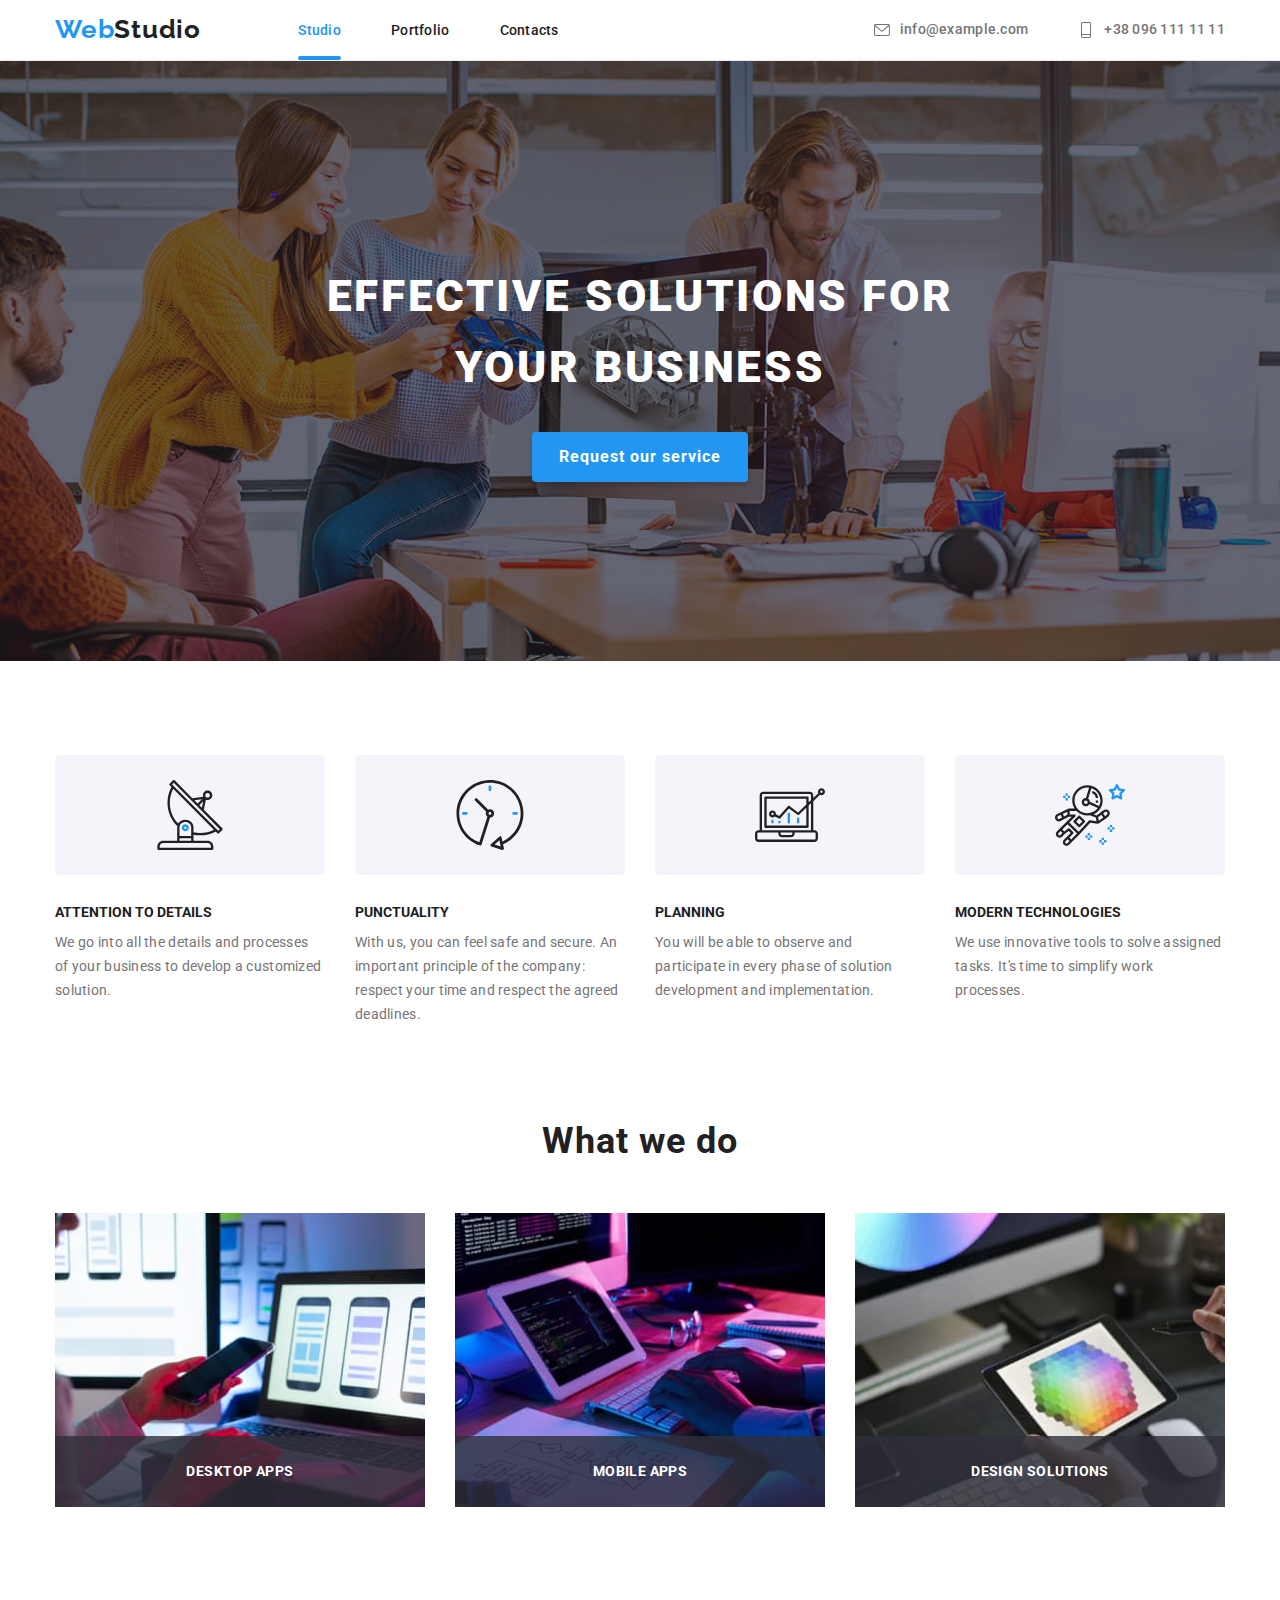
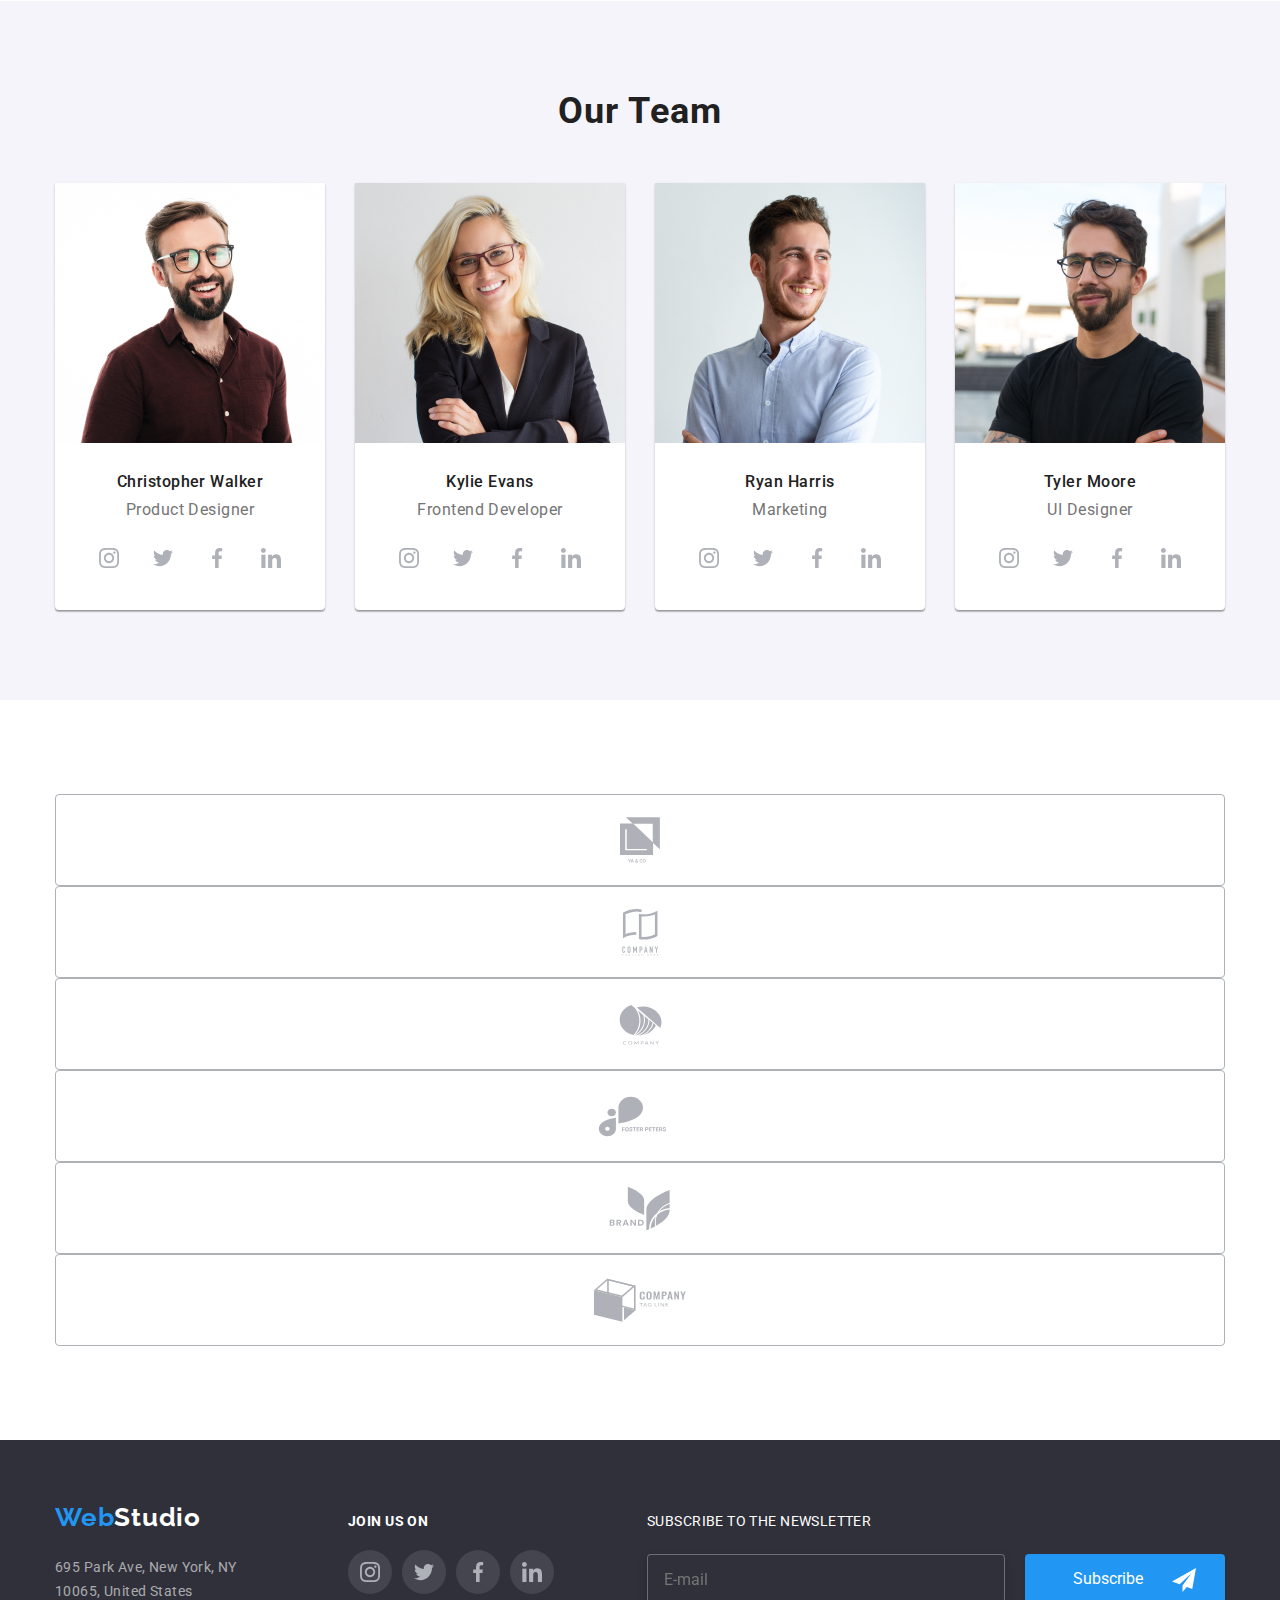
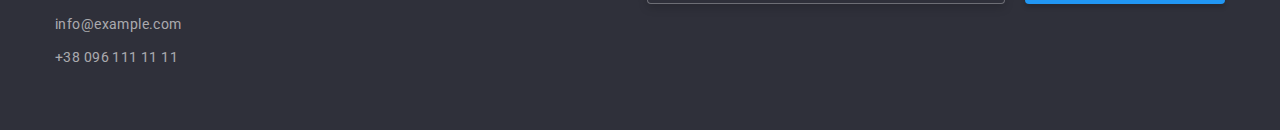
<file: index.html>
<!DOCTYPE html>
<html lang="en">
  <head>
    <meta charset="UTF-8" />
    <meta http-equiv="X-UA-Compatible" content="IE=edge" />
    <meta name="viewport" content="width=device-width, initial-scale=1.0" />
    <title>Webstudio</title>
    <link rel="preconnect" href="https://fonts.googleapis.com" />
    <link rel="preconnect" href="https://fonts.gstatic.com" crossorigin />
    <link
      href="https://fonts.googleapis.com/css2?family=Raleway:wght@700&family=Roboto:wght@400;500;700;900&display=swap"
      rel="stylesheet"
    />
    <link
      rel="stylesheet"
      href="https://cdnjs.cloudflare.com/ajax/libs/modern-normalize/1.1.0/modern-normalize.min.css"
    />
    <link rel="stylesheet" href="./css/main.min.css" />
  </head>

  <body>
    <header class="header">
      <div class="header__container container">
        <a href="./index.html" class="logo"
          ><span class="logo__span">Web</span>Studio</a
        >
        <div class="menu-container" id="menu-container" data-container>
          <nav class="site-nav">
            <ul class="site-nav__list">
              <li class="site-nav__item">
                <a
                  href="./index.html"
                  class="site-nav__link site-nav__link--current"
                  >Studio</a
                >
              </li>
              <li class="site-nav__item">
                <a href="./portfolio.html" class="site-nav__link">Portfolio</a>
              </li>
              <li class="site-nav__item">
                <a href="#" class="site-nav__link">Contacts</a>
              </li>
            </ul>
          </nav>
          <div class="menu__contact">
            <ul class="contact">
              <li class="contact__item">
                <a
                  href="mailto:info@example.com"
                  class="contact__link"
                  aria-label="email"
                >
                  <svg class="contact__icon">
                    <use href="./images/svg/icons.svg#icon-envelope"></use>
                  </svg>
                  info@example.com</a
                >
              </li>
              <li class="contact__item">
                <a
                  href="tel:+380961111111"
                  class="contact__link"
                  aria-label="phone"
                >
                  <svg class="contact__icon">
                    <use href="./images/svg/icons.svg#icon-phone"></use>
                  </svg>
                  +38 096 111 11 11</a
                >
              </li>
            </ul>
            <ul class="menu-social">
              <li class="menu-social__item">
                <a class="menu-social__link" href="./">Instagram</a>
                <span class="menu-social__line"></span>
              </li>
              <li class="menu-social__item">
                <a class="menu-social__link" href="./">Twitter</a>
                <span class="menu-social__line"></span>
              </li>
              <li class="menu-social__item">
                <a class="menu-social__link" href="./">Facebook</a>
                <span class="menu-social__line"></span>
              </li>
              <li class="menu-social__item">
                <a class="menu-social__link" href="./">Linkedin</a>
                <span class="menu-social__line menu-social__line--none"></span>
              </li>
            </ul>
          </div>
        </div>
        <button
          class="menu-btn"
          data-menu-button
          aria-expanded="false"
          aria-controls="menu-container"
        >
          <svg
            class="menu-btn__icon"
            width="40"
            height="40"
            aria-label="mobile menu button"
          >
            <use
              class="menu-btn__open js-open-menu"
              href="./images/svg/icons.svg#menu"
            ></use>
            <use
              class="menu-btn__close js-close-menu"
              href="./images/svg/icons.svg#close40"
            ></use>
          </svg>
        </button>
      </div>
    </header>

    <main>
      <section class="hero">
        <div class="hero__container container">
          <h1 class="hero__title">EFFECTIVE SOLUTIONS FOR YOUR BUSINESS</h1>
          <button class="hero__btn" type="button" data-modal-open>
            Request our service
          </button>
        </div>
      </section>

      <section class="section">
        <div class="container">
          <h2 class="hidden-title">Our Perks</h2>

          <ul class="features__list">
            <li class="features__item">
              <div class="features__icon">
                <svg width="70" height="70" aria-label="antenna icon">
                  <use href="./images/svg/icons.svg#antenna"></use>
                </svg>
              </div>

              <h3 class="features__title">ATTENTION TO DETAILS</h3>
              <p class="features__text">
                We go into all the details and processes of your business to
                develop a customized solution.
              </p>
            </li>
            <li class="features__item">
              <div class="features__icon">
                <svg width="70" height="70" aria-label="clock icon">
                  <use href="./images/svg/icons.svg#clock"></use>
                </svg>
              </div>
              <h3 class="features__title">PUNCTUALITY</h3>
              <p class="features__text">
                With us, you can feel safe and secure. An important principle of
                the company: respect your time and respect the agreed deadlines.
              </p>
            </li>
            <li class="features__item">
              <div class="features__icon">
                <svg width="70" height="70" aria-label="laptop icon">
                  <use href="./images/svg/icons.svg#laptop"></use>
                </svg>
              </div>
              <h3 class="features__title">PLANNING</h3>
              <p class="features__text">
                You will be able to observe and participate in every phase of
                solution development and implementation.
              </p>
            </li>
            <li class="features__item">
              <div class="features__icon">
                <svg width="70" height="70" aria-label="astronaut icon">
                  <use href="./images/svg/icons.svg#astronaut"></use>
                </svg>
              </div>
              <h3 class="features__title">MODERN TECHNOLOGIES</h3>
              <p class="features__text">
                We use innovative tools to solve assigned tasks. It's time to
                simplify work processes.
              </p>
            </li>
          </ul>
        </div>
      </section>

      <section class="activity">
        <div class="container">
          <h2 class="section__title">What we do</h2>
          <ul class="activity__list">
            <li class="activity__item">
              <img
                scrset="./images/desktop.jpg 1x, ./images/desktop2x 2x"
                media="screen and (min-width:1199px)"
                src="images/desktop.jpg"
                alt="desktop"
              />
              <div class="activity__overlay">
                <p>DESKTOP APPS</p>
              </div>
            </li>
            <li class="activity__item">
              <img
                scrset="./images/tablet.jpg 1x, ./images/tablet2x.jpg 2x"
                media="screen and (min-width:1199px)"
                src="images/tablet.jpg"
                alt="mobile_app"
              />
              <div class="activity__overlay">
                <p>MOBILE APPS</p>
              </div>
            </li>
            <li class="activity__item">
              <img
                scrset="./images/mobile.jpg 1x, ./images/mobile2x 2x"
                media="screen and (min-width:1199px)"
                src="images/mobile.jpg"
                alt="design_solution"
              />
              <div class="activity__overlay">
                <p>DESIGN SOLUTIONS</p>
              </div>
            </li>
          </ul>
        </div>
      </section>

      <section class="team">
        <div class="container">
          <h2 class="section__title">Our Team</h2>
          <ul class="team__list">
            <li class="team__item">
              <picture>
                <source
                  type="image/jpg"
                  srcset="
                    ./images/index/prod_des-mob.jpg    1x,
                    ./images/index/prod_des@2x-mob.jpg 2x
                  "
                  media="screen and (max-width:767px)"
                  sizes="100vw"
                />
                <source
                  type="image/jpg"
                  srcset="
                    ./images/index/prod_des-tablet.jpg    1x,
                    ./images/index/prod_des@2x-tablet.jpg 2x
                  "
                  media="screen and (max-width:1199px)"
                  sizes="(min-width: 768px) 50vw, 100vw"
                />
                <source
                  type="image/jpg"
                  srcset="
                    ./images/index/prod_des-desktop.jpg    1x,
                    ./images/index/prod_des@2x-desktop.jpg 2x
                  "
                  media="screen and (min-width:1200px)"
                  sizes="(min-width: 1200px) 25vw, 100vw"
                />
                <img
                  srcset="
                    ./images/index/prod_des-desktop.jpg 270w,
                    ./images/index/prod_des-tablet.jpg  354w,
                    ./images/index/prod_des-mob.jpg     450w
                  "
                  sizes="(min-width: 1200px) 25vw,
                                        (min-width:768px) 50vw, 100vw"
                  src="./images/index/prod_des-desktop.jpg"
                  alt="UI_des"
                />
              </picture>
              <div class="team__member-info">
                <h3 class="team__member-title">Christopher Walker</h3>
                <p class="team__member-text">Product Designer</p>
                <ul class="social-net__list">
                  <li class="social-net__item">
                    <a
                      class="social-net__link"
                      target="_blank"
                      href="https://www.instagram.com/"
                      aria-label="instagram"
                    >
                      <svg class="social-net__icon">
                        <use href="./images/svg/icons.svg#icon-instagram"></use>
                      </svg>
                    </a>
                  </li>
                  <li class="social-net__item">
                    <a
                      class="social-net__link"
                      target="_blank"
                      aria-label="twitter"
                      href=""
                    >
                      <svg class="social-net__icon">
                        <use href="./images/svg/icons.svg#icon-twitter"></use>
                      </svg>
                    </a>
                  </li>
                  <li class="social-net__item">
                    <a
                      class="social-net__link"
                      target="_balnk"
                      aria-label="facebook"
                      href=""
                    >
                      <svg class="social-net__icon">
                        <use href="./images/svg/icons.svg#icon-facebook"></use>
                      </svg>
                    </a>
                  </li>
                  <li class="social-net__item">
                    <a
                      class="social-net__link"
                      target="_blank"
                      aria-label="linkedin"
                      href=""
                    >
                      <svg class="social-net__icon">
                        <use href="./images/svg/icons.svg#icon-linkedin"></use>
                      </svg>
                    </a>
                  </li>
                </ul>
              </div>
            </li>
            <li class="team__item">
              <picture>
                <source
                  type="image/jpg"
                  srcset="
                    ./images/index/front_end-mob.jpg    1x,
                    ./images/index/front_end@2x-mob.jpg 2x
                  "
                  media="screen and (max-width:767px)"
                  sizes="100vw"
                />
                <source
                  type="image/jpg"
                  srcset="
                    ./images/index/front_end-tablet.jpg    1x,
                    ./images/index/front_end@2x-tablet.jpg 2x
                  "
                  media="screen and (max-width:1199px)"
                  sizes="(min-width: 768px) 50vw, 100vw"
                />
                <source
                  type="image/jpg"
                  srcset="
                    ./images/index/front_end-desktop.jpg    1x,
                    ./images/index/front_end@2x-desktop.jpg 2x
                  "
                  media="screen and (min-width:1200px)"
                  sizes="(min-width: 1200px) 25vw, 100vw"
                />
                <img
                  srcset="
                    ./images/index/front_end-desktop.jpg 270w,
                    ./images/index/front_end-tablet.jpg  354w,
                    ./images/index/front_end-mob.jpg     450w
                  "
                  sizes="(min-width: 1200px) 25vw,(min-width:768px) 50vw, 100vw"
                  src="./images/index/front_end-desktop.jpg"
                  alt="UI_des"
                />
              </picture>
              <div class="team__member-info">
                <h3 class="team__member-title">Kylie Evans</h3>
                <p class="team__member-text">Frontend Developer</p>
                <ul class="social-net__list">
                  <li class="social-net__item">
                    <a
                      class="social-net__link"
                      target="_blank"
                      href="https://www.instagram.com/"
                      aria-label="instagram"
                    >
                      <svg class="social-net__icon">
                        <use href="./images/svg/icons.svg#icon-instagram"></use>
                      </svg>
                    </a>
                  </li>
                  <li class="social-net__item">
                    <a
                      class="social-net__link"
                      target="_blank"
                      aria-label="twitter"
                      href=""
                    >
                      <svg class="social-net__icon">
                        <use href="./images/svg/icons.svg#icon-twitter"></use>
                      </svg>
                    </a>
                  </li>
                  <li class="social-net__item">
                    <a
                      class="social-net__link"
                      target="_balnk"
                      aria-label="facebook"
                      href=""
                    >
                      <svg class="social-net__icon">
                        <use href="./images/svg/icons.svg#icon-facebook"></use>
                      </svg>
                    </a>
                  </li>
                  <li class="social-net__item">
                    <a
                      class="social-net__link"
                      target="_blank"
                      aria-label="linkedin"
                      href=""
                    >
                      <svg class="social-net__icon">
                        <use href="./images/svg/icons.svg#icon-linkedin"></use>
                      </svg>
                    </a>
                  </li>
                </ul>
              </div>
            </li>

            <li class="team__item">
              <picture>
                <source
                  type="image/jpg"
                  srcset="
                    ./images/index/marketing-mob.jpg    1x,
                    ./images/index/marketing@2x-mob.jpg 2x
                  "
                  media="screen and (max-width:767px)"
                  sizes="100vw"
                />
                <source
                  type="image/jpg"
                  srcset="
                    ./images/index/marketing-tablet.jpg    1x,
                    ./images/index/marketing@2x-tablet.jpg 2x
                  "
                  media="screen and (max-width:1199px)"
                  sizes="(min-width: 768px) 50vw, 100vw"
                />
                <source
                  type="image/jpg"
                  srcset="
                    ./images/index/marketing-desktop.jpg    1x,
                    ./images/index/marketing@2x-desktop.jpg 2x
                  "
                  media="screen and (min-width:1200px)"
                  sizes="(min-width: 1200px) 25vw, 100vw"
                />
                <img
                  srcset="
                    ./images/index/marketing-desktop.jpg 270w,
                    ./images/index/marketing-tablet.jpg  354w,
                    ./images/index/marketing-mob.jpg     450w
                  "
                  sizes="(min-width: 1200px) 25vw,
                                      (min-width: 768px) 50vw, 100vw"
                  src="./images/index/marketing-desktop.jpg"
                  alt="UI_des"
                />
              </picture>
              <div class="team__member-info">
                <h3 class="team__member-title">Ryan Harris</h3>
                <p class="team__member-text">Marketing</p>
                <ul class="social-net__list">
                  <li class="social-net__item">
                    <a
                      class="social-net__link"
                      target="_blank"
                      href="https://www.instagram.com/"
                      aria-label="instagram"
                    >
                      <svg class="social-net__icon">
                        <use href="./images/svg/icons.svg#icon-instagram"></use>
                      </svg>
                    </a>
                  </li>
                  <li class="social-net__item">
                    <a
                      class="social-net__link"
                      target="_blank"
                      aria-label="twitter"
                      href=""
                    >
                      <svg class="social-net__icon">
                        <use href="./images/svg/icons.svg#icon-twitter"></use>
                      </svg>
                    </a>
                  </li>
                  <li class="social-net__item">
                    <a
                      class="social-net__link"
                      target="_balnk"
                      aria-label="facebook"
                      href=""
                    >
                      <svg class="social-net__icon">
                        <use href="./images/svg/icons.svg#icon-facebook"></use>
                      </svg>
                    </a>
                  </li>
                  <li class="social-net__item">
                    <a
                      class="social-net__link"
                      target="_blank"
                      aria-label="linkedin"
                      href=""
                    >
                      <svg class="social-net__icon">
                        <use href="./images/svg/icons.svg#icon-linkedin"></use>
                      </svg>
                    </a>
                  </li>
                </ul>
              </div>
            </li>
            <li class="team__item">
              <picture>
                <source
                  type="image/jpg"
                  srcset="
                    ./images/index/ui_des-mob.jpg    1x,
                    ./images/index/ui_des@2x-mob.jpg 2x
                  "
                  media="screen and (max-width:767px)"
                  sizes="100vw"
                />
                <source
                  type="image/jpg"
                  srcset="
                    ./images/index/ui_des-tablet.jpg    1x,
                    ./images/index/ui_des@2x-tablet.jpg 2x
                  "
                  media="screen and (max-width:1199px)"
                  sizes="(min-width: 768px) 50vw, 100vw"
                />
                <source
                  type="image/jpg"
                  srcset="
                    ./images/index/ui_des-desktop.jpg    1x,
                    ./images/index/ui_des@2x-desktop.jpg 2x
                  "
                  media="screen and (min-width:1200px)"
                  sizes="(min-width: 1200px) 25vw, 100vw"
                />
                <img
                  srcset="
                    ./images/index/ui_des-desktop.jpg 270w,
                    ./images/index/ui_des-tablet.jpg  354w,
                    ./images/index/ui_des-mob.jpg     450w
                  "
                  sizes="(min-width: 1200px) 25vw,
                                        (min-width:768px) 50vw, 100vw"
                  src="./images/index/ui_des-desktop.jpg"
                  alt="UI_des"
                />
              </picture>
              <div class="team__member-info">
                <h3 class="team__member-title">Tyler Moore</h3>
                <p class="team__member-text">UI Designer</p>
                <ul class="social-net__list">
                  <li class="social-net__item">
                    <a
                      class="social-net__link"
                      target="_blank"
                      href="https://www.instagram.com/"
                      aria-label="instagram"
                    >
                      <svg class="social-net__icon">
                        <use href="./images/svg/icons.svg#icon-instagram"></use>
                      </svg>
                    </a>
                  </li>
                  <li class="social-net__item">
                    <a
                      class="social-net__link"
                      target="_blank"
                      aria-label="twitter"
                      href=""
                    >
                      <svg class="social-net__icon">
                        <use href="./images/svg/icons.svg#icon-twitter"></use>
                      </svg>
                    </a>
                  </li>
                  <li class="social-net__item">
                    <a
                      class="social-net__link"
                      target="_balnk"
                      aria-label="facebook"
                      href=""
                    >
                      <svg class="social-net__icon">
                        <use href="./images/svg/icons.svg#icon-facebook"></use>
                      </svg>
                    </a>
                  </li>
                  <li class="social-net__item">
                    <a
                      class="social-net__link"
                      target="_blank"
                      aria-label="linkedin"
                      href=""
                    >
                      <svg class="social-net__icon">
                        <use href="./images/svg/icons.svg#icon-linkedin"></use>
                      </svg>
                    </a>
                  </li>
                </ul>
              </div>
            </li>
          </ul>
        </div>
      </section>

      <section class="section">
        <div class="container">
          <h2 class="hidden-title">Our Clients</h2>
          <ul class="client__list">
            <li class="client__item">
              <a class="client__link" href="" class="link">
                <svg class="client__icon" width="40" height="52">
                  <use href="./images/svg/icons.svg#icon-group1"></use>
                </svg>
              </a>
            </li>
            <li class="client__item">
              <a href="" class="client__link">
                <svg class="client__icon" width="41" height="46.7">
                  <use href="./images/svg/icons.svg#icon-group2"></use>
                </svg>
              </a>
            </li>
            <li class="client__item">
              <a href="" class="client__link">
                <svg class="client__icon" width="43" height="41">
                  <use href="./images/svg/icons.svg#icon-group3"></use>
                </svg>
              </a>
            </li>
            <li class="client__item">
              <a href="" class="client__link">
                <svg class="client__icon" width="85" height="41">
                  <use href="./images/svg/icons.svg#icon-group4"></use>
                </svg>
              </a>
            </li>
            <li class="client__item">
              <a href="" class="client__link">
                <svg class="client__icon" width="62" height="45">
                  <use href="./images/svg/icons.svg#icon-group5"></use>
                </svg>
              </a>
            </li>
            <li class="client__item">
              <a href="" class="client__link">
                <svg class="client__icon" width="94" height="44">
                  <use href="./images/svg/icons.svg#icon-group6"></use>
                </svg>
              </a>
            </li>
          </ul>
        </div>
      </section>
    </main>

    <footer class="footer">
      <div class="footer__container container">
        <div class="address__container">
          <a href="./index.html" class="footer__logo"
            ><span class="footer__logo__span">Web</span>Studio</a
          >
          <address class="address">
            <ul class="address__contact">
              <li class="address__item">
                <a
                  class="address__link"
                  href="https://goo.gl/maps/gs37guJ5S6naws7R7"
                  >695 Park Ave, New York, NY 10065, United States</a
                >
              </li>
              <li class="address__item">
                <a class="address__link" href="mailto:info@example.com"
                  >info@example.com</a
                >
              </li>
              <li class="address__item">
                <a class="address__link" href="tel:+380961111111"
                  >+38 096 111 11 11</a
                >
              </li>
            </ul>
          </address>
        </div>
        <div class="join-us">
          <h2 class="join-us__title">Join us on</h2>
          <ul class="social-net__list list">
            <li class="social-net__item">
              <a
                class="social-net__link link"
                target="_blank"
                href="https://www.instagram.com/"
                aria-label="instagram"
              >
                <svg class="social-net__icon">
                  <use href="./images/svg/icons.svg#icon-instagram"></use>
                </svg>
              </a>
            </li>
            <li class="social-net__item">
              <a
                class="social-net__link link"
                target="_blank"
                aria-label="twitter"
                href=""
              >
                <svg class="social-net__icon">
                  <use href="./images/svg/icons.svg#icon-twitter"></use>
                </svg>
              </a>
            </li>
            <li class="social-net__item">
              <a
                class="social-net__link link"
                target="_balnk"
                aria-label="facebook"
                href=""
              >
                <svg class="social-net__icon">
                  <use href="./images/svg/icons.svg#icon-facebook"></use>
                </svg>
              </a>
            </li>
            <li class="social-net__item">
              <a
                class="social-net__link link"
                target="_blank"
                aria-label="linkedin"
                href=""
              >
                <svg class="social-net__icon">
                  <use href="./images/svg/icons.svg#icon-linkedin"></use>
                </svg>
              </a>
            </li>
          </ul>
        </div>

        <form class="form-subscribe">
          <label>
            <div class="subscribe">
              <p class="subscribe__title">Subscribe to the newsletter</p>
              <div class="subscribe__input-container">
                <input
                  class="subscribe__input"
                  id="email"
                  type="email"
                  placeholder="E-mail"
                  required
                />
                <button class="subscribe__btn">
                  Subscribe
                  <svg class="subscribe__icon">
                    <use href="./images/svg/icons.svg#send"></use>
                  </svg>
                </button>
              </div>
            </div>
          </label>
        </form>
      </div>
    </footer>

    <!-- MODAL WINDOW -->

    <div class="backdrop is-hidden" backdrop>
      <div class="modal-data">
        <button class="close__btn" data-modal-close>
          <svg class="close__btn-icon">
            <use href="./images/svg/icons.svg#close"></use>
          </svg>
        </button>

        <div class="modal-form">
          <p class="modal-form__title">
            Leave your inforamtion and we'll call you back
          </p>
          <form
            class="modal-form__inputs"
            name="submit-form"
            autocomplete="on"
            validate
          >
            <label class="label">
              Your Name<br />

              <input
                class="input"
                type="text"
                name="fname-lname"
                autofocus
                required
              />
              <svg class="modal-form__icon">
                <use href="./images/svg/icons.svg#person"></use>
              </svg>
            </label>
            <label class="label">
              Phone <br />

              <input class="input" type="text" name="phone" required />
              <svg class="modal-form__icon">
                <use href="./images/svg/icons.svg#phone"></use>
              </svg>
            </label>
            <label class="label">
              Email <br />

              <input class="input" type="email" name="email" required />
              <svg class="modal-form__icon">
                <use href="./images/svg/icons.svg#email-black"></use>
              </svg>
            </label>
            <label for="comment" class="label__comment">
              Comment <br />
              <textarea
                id="comment"
                class="input__comment"
                rows="8"
                name="comment"
                placeholder="Enter the text"
              ></textarea>
            </label>

            <div class="term-cond">
              <div class="checkbox-container">
                <input class="checkbox-input" type="checkbox" name="checkbox" />
                <label class="checkbox" for="check-icon">
                  <svg class="checkbox__icon">
                    <use href="./images/svg/icons.svg#checkbox"></use>
                  </svg>
                </label>
              </div>
              <p class="agreement-text">
                I agree with all newsletter and accept the
              </p>
              <a class="agreement-text__link" href="#"> Terms and Conditions</a>
            </div>
            <button class="submit-btn" type="submit">Send</button>
          </form>
        </div>
      </div>
    </div>

    <script src="./js/modal.js"></script>
    <script src="./js/mobile-menu.js"></script>
  </body>
</html>
</file>
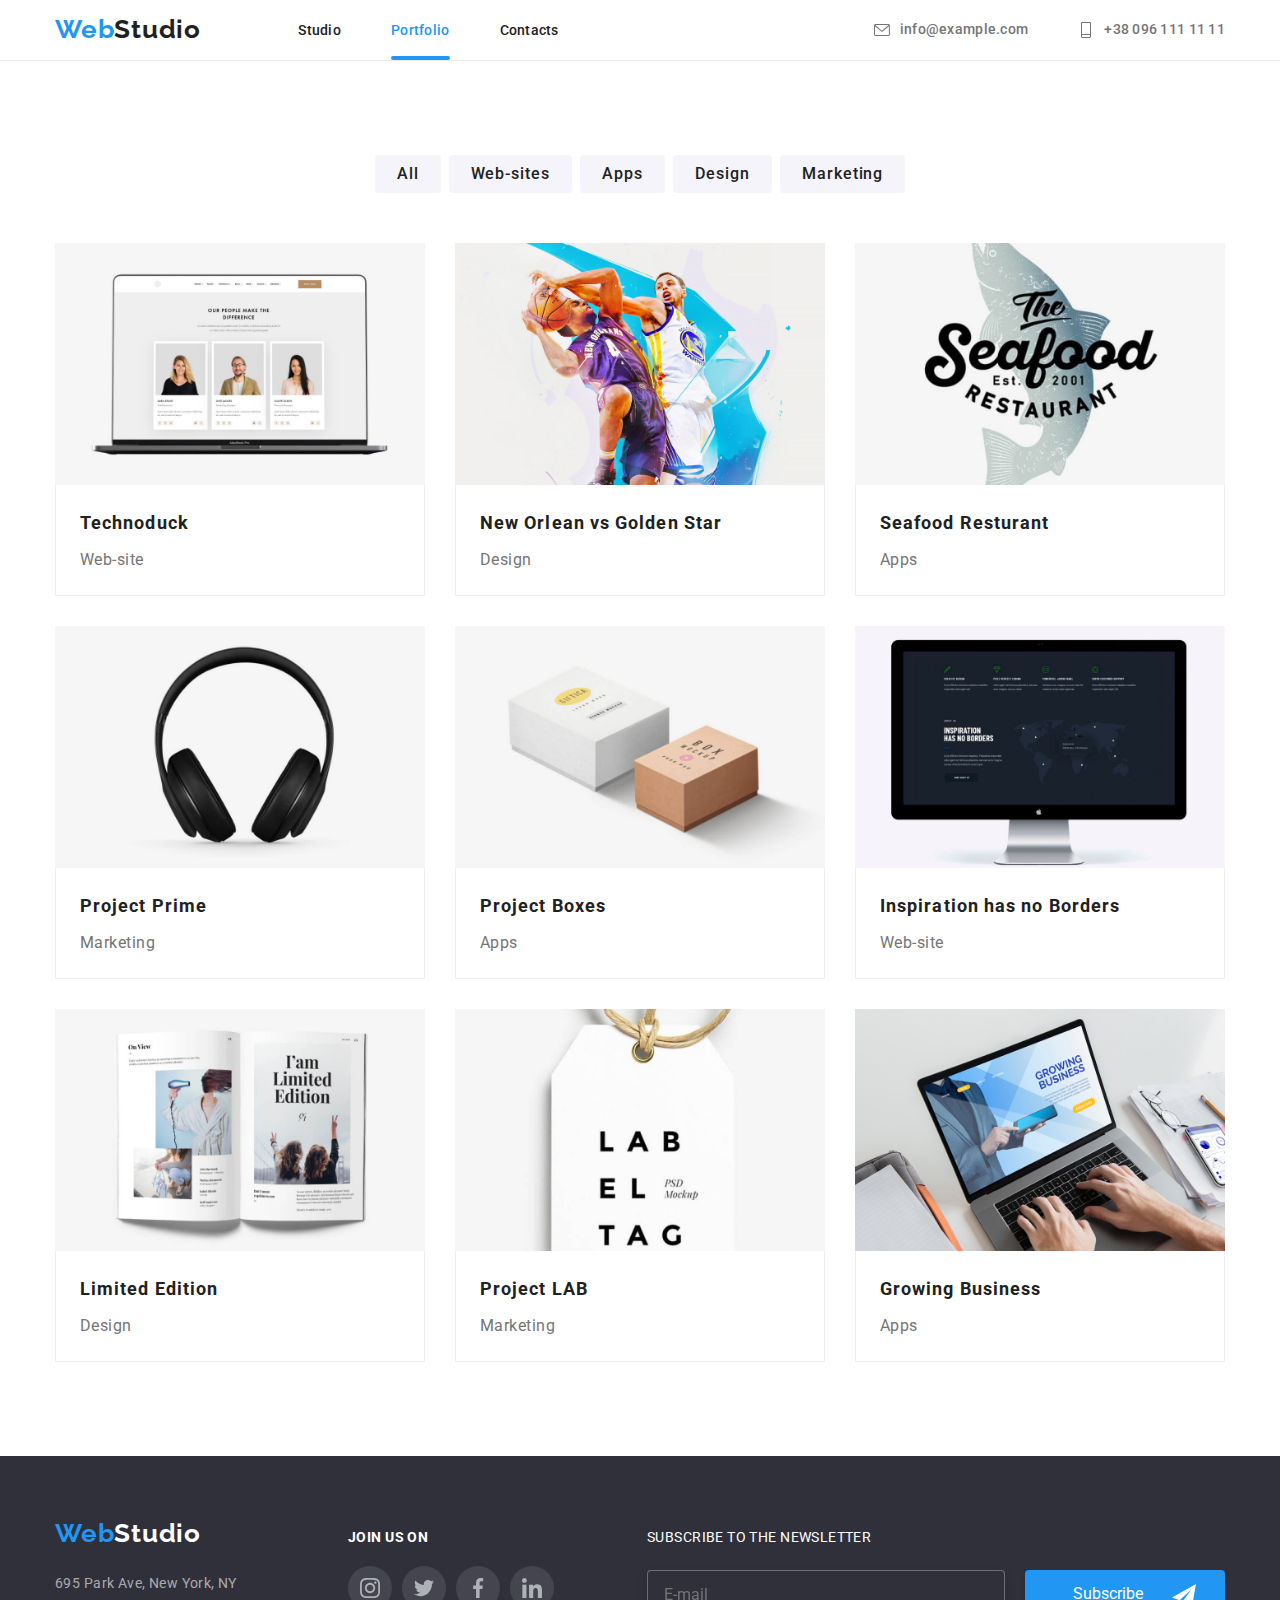
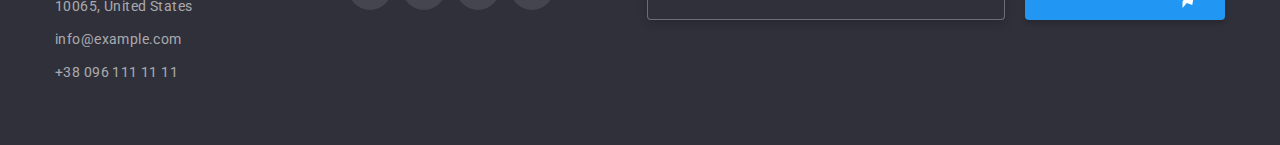
<file: portfolio.html>
<!DOCTYPE html>
<html lang="en">
  <head>
    <meta charset="UTF-8" />
    <meta http-equiv="X-UA-Compatible" content="IE=edge" />
    <meta name="viewport" content="width=device-width, initial-scale=1.0" />
    <title>WebStudio</title>
    <link rel="preconnect" href="https://fonts.googleapis.com" />
    <link rel="preconnect" href="https://fonts.gstatic.com" crossorigin />
    <link
      href="https://fonts.googleapis.com/css2?family=Raleway:wght@700&family=Roboto:wght@400;500;700;900&display=swap"
      rel="stylesheet"
    />
    <link
      rel="stylesheet"
      href="https://cdnjs.cloudflare.com/ajax/libs/modern-normalize/1.1.0/modern-normalize.min.css"
    />
    <link rel="stylesheet" href="./css/main.min.css" />
  </head>

  <body>
    <header class="header">
      <div class="header__container container">
        <a href="./index.html" class="logo"><span class="logo__span">Web</span>Studio</a>
        <div class="menu-container is-open" id="menu-container" data-container>
          <nav class="site-nav">
            <ul class="site-nav__list">
              <li class="site-nav__item">
                <a href="./index.html" class="site-nav__link ">Studio</a>
              </li>
              <li class="site-nav__item">
                <a href="./portfolio.html" class="site-nav__link site-nav__link--current">Portfolio</a>
              </li>
              <li class="site-nav__item">
                <a href="#" class="site-nav__link">Contacts</a>
              </li>
            </ul>
          </nav>
          <ul class="contact">
            <li class="contact__item">
              <a href="mailto:info@example.com" class="contact__link" aria-label="email">
                <svg class="contact__icon">
                  <use href="./images/svg/icons.svg#icon-envelope"></use>
                </svg>
                info@example.com</a>
            </li>
            <li class="contact__item">
              <a href="tel:+380961111111" class="contact__link" aria-label="phone">
                <svg class="contact__icon">
                  <use href="./images/svg/icons.svg#icon-phone"></use>
                </svg>
                +38 096 111 11 11</a>
            </li>
          </ul>
          <ul class="menu-social">
            <li class="menu-social__item">
              <a class="menu-social__link" href="./">Instagram</a>
              <span class="menu-social__line"></span>
            </li>
            <li class="menu-social__item">
              <a class="menu-social__link" href="./">Twitter</a>
              <span class="menu-social__line"></span>
            </li>
            <li class="menu-social__item">
              <a class="menu-social__link" href="./">Facebook</a>
              <span class="menu-social__line"></span>
            </li>
            <li class="menu-social__item">
              <a class="menu-social__link" href="./">Linkedin</a>
              <span class="menu-social__line menu-social__line--none"></span>
            </li>
          </ul>
        </div>
        <button class="menu-btn is-open" data-menu-button aria-expanded="false" aria-controls="menu-container">
          <svg class="menu-btn__icon" width="40" height="40" aria-label="mobile menu button">
            <use class="menu-btn__open js-open-menu" href="./images/svg/icons.svg#menu"></use>
            <use class="menu-btn__close js-close-menu" href="./images/svg/icons.svg#close40"></use>
          </svg>
        </button>
      </div>
    </header>

    <main>
      <section class="section">
        <div class="container">
          <h1 class="hidden-title">Portfolio section</h1>
          <ul class="filter__list">
            <li class="filter__item">
              <button
                class="filter__btn"
                type="button"
                onclick="filterChange('All')"
              >
                All
              </button>
            </li>
            <li class="filter__item">
              <button
                class="filter__btn"
                type="button"
                onclick="filterChange('Web-site')"
              >
                Web-sites
              </button>
            </li>
            <li class="filter__item">
              <button
                class="filter__btn"
                type="button"
                onclick="filterChange('Apps')"
              >
                Apps
              </button>
            </li>
            <li class="filter__item">
              <button
                class="filter__btn"
                type="button"
                onclick="filterChange('Design')"
              >
                Design
              </button>
            </li>
            <li class="filter__item">
              <button
                class="filter__btn"
                type="button"
                onclick="filterChange('Marketing')"
              >
                Marketing
              </button>
            </li>
          </ul>
          <ul class="card__set" id="content">
            <li class="card">
              <a class="card__link" href="#">
                <div class="card__box-relative">                  
                  <picture>                    
                    <source type="image/jpg" srcset="
                      ./images/portfolio/desk/techno@2x-desk.jpg 370w,
                      ./images/portfolio/tablet/techno@2x-tablet.jpg 354w,
                      ./images/portfolio/mobile/techno@2x-mob.jpg 450w "
                      media="screen and (min-width:768px)"
                      sizes="(min-width:1200px) 33vw, (min-width:768px) 50vw, 100vw" />
                    <img srcset="
                      ./images/portfolio/desk/techno-desk.jpg 370w,
                      ./images/portfolio/tablet/techno-tablet.jpg 354w,
                      ./images/portfolio/mobile/techno-mob.jpg 450w"
                      sizes="(min-width:1200px) 33vw, (min-width:768px) 50vw, 100vw"
                      class="card__img" src="./images/portfolio/desk/techno-desk.jpg" alt="website"  />
                  </picture>

                  
                <div class="card__overlay">
                  <p>Technoduck is a state-of-the-art coronavirus distribution platform. Companies use this platform for digital espionage
                  and attacks on competitors' secure servers,and attacks on competitors secure servers.</p>
                </div>
                </div>
                <div class="card__info">
                  <h2 class="card__title">Technoduck</h2>
                  <p>Web-site</p>
                </div>
              </a>
            </li>
            <li class="card">
              <a class="card__link" href="#">
                <div class="card__box-relative">
                  <picture>
                    <source
                    type="image/jpg"
                    srcset="
                    ./images/portfolio/desk/orlean@2x-desk.jpg 370w,
                    ./images/portfolio/tablet/orlean@2x-tablet.jpg 354w,
                    ./images/portfolio/mobile/orlean@2x-mob.jpg 450w"
                    
                    sizes="(min-width:1200px) 33vw, (min-width:768px) 50vw, 100vw"
                    />
                      <img
                        srcset="
                    ./images/portfolio/desk/orlean-desk.jpg 370w,
                    ./images/portfolio/tablet/orlean-tablet.jpg 354w,
                    ./images/portfolio/mobile/orlean-mob.jpg 450w"
                  
                    sizes="(min-width:1200px) 33vw, (min-width:768px) 50vw, 100vw"
                       class="card__img" src="./images/portfolio/desk/orlean-desk.jpg" alt="design"  />
                  </picture>
                
                <div class="card__overlay">
                  <p>Technoduck is a state-of-the-art coronavirus distribution platform. Companies use this platform for digital espionage
                  and attacks on competitors' secure servers,and attacks on competitors secure servers.</p>
                </div>
                </div>

                <div class="card__info">
                  <h2 class="card__title">New Orlean vs Golden Star</h2>
                  <p>Design</p>
                </div>
              </a>
            </li>
            <li class="card">
              <a class="card__link" href="#">
                <div class="card__box-relative">
                  <picture>
                    <source
                    type="image/jpg"
                    srcset="
                    ./images/portfolio/desk/seafood@2x-desk.jpg 370w,
                    ./images/portfolio/tablet/seafood@2x-tablet.jpg 354w,
                    ./images/portfolio/mobile/seafood@2x-mob.jpg 450w"
                    
                    sizes="(min-width:1200px) 33vw, (min-width:768px) 50vw, 100vw"
                    />
                    <img
                      srcset="
                    ./images/portfolio/desk/seafood-desk.jpg 370w,
                    ./images/portfolio/tablet/seafood-tablet.jpg 354w,
                    ./images/portfolio/mobile/seafood-mob.jpg 450w"
                  
                    sizes="(min-width:1200px) 33vw, (min-width:768px) 50vw, 100vw"
                     class="card__img" src="./images/portfolio/desk/seafood-desk.jpg" alt="seafood resturant"  />
                  </picture>
                
                <div class="card__overlay">
                  <p>Technoduck is a state-of-the-art coronavirus distribution platform. Companies use this platform for digital espionage
                  and attacks on competitors' secure servers,and attacks on competitors secure servers.</p>
                </div>
                </div>

                <div class="card__info">
                  <h2 class="card__title">Seafood Resturant</h2>
                  <p>Apps</p>
                </div>
              </a>
            </li>
            <li class="card">
              <a class="card__link" href="#">
                <div class="card__box-relative">
                  <picture>
                    <source
                    type="image/jpg"
                    srcset="
                    ./images/portfolio/desk/earmuffs@2x-desk.jpg 370w,
                    ./images/portfolio/tablet/earmuffs@2x-tablet.jpg 354w,
                    ./images/portfolio/mobile/earmuffs@2x-mob.jpg 450w "
                    
                    sizes="(min-width:1200px) 33vw, (min-width:768px) 50vw, 100vw"
                    />
                    <img
                      srcset="
                    ./images/portfolio/desk/earmuffs-desk.jpg 370w,
                    ./images/portfolio/tablet/earmuffs-tablet.jpg 354w,
                    ./images/portfolio/mobile/earmuffs-mob.jpg 450w"
                  
                    sizes="(min-width:1200px) 33vw, (min-width:768px) 50vw, 100vw"
                     class="card__img" src="./images/portfolio/desk/earmuffs-desk.jpg" alt="prime"/>
                  </picture>
                
                <div class="card__overlay">
                  <p>Technoduck is a state-of-the-art coronavirus distribution platform. Companies use this platform for digital espionage
                  and attacks on competitors' secure servers,and attacks on competitors secure servers.</p>
                </div>
                </div>
                <div class="card__info">
                  <h2 class="card__title">Project Prime</h2>
                  <p>Marketing</p>
                </div>
              </a>
            </li>
            <li class="card">
              <a class="card__link" href="#">
                <div class="card__box-relative">
                  <picture>
                    <source
                    type="image/jpg"
                    srcset="
                    ./images/portfolio/desk/boxes@2x-desk.jpg 370w,
                    ./images/portfolio/tablet/boxes@2x-tablet.jpg 354w,
                    ./images/portfolio/mobile/boxes@2x-mob.jpg 450w "
                    
                    sizes="(min-width:1200px) 33vw, (min-width:768px) 50vw, 100vw"
                    />
                    <img
                      srcset="
                    ./images/portfolio/desk/boxes-desk.jpg 370w,
                    ./images/portfolio/tablet/boxes-tablet.jpg 354w,
                    ./images/portfolio/mobile/boxes-mob.jpg 450w"
                  
                    sizes="(min-width:1200px) 33vw, (min-width:768px) 50vw, 100vw"
                     class="card__img"
                    
                    src="./images/portfolio/desk/boxes-desk.jpg"
                    alt="boxes" 
                       />
                  </picture>
                <picture>
                  
                </picture>
                <div class="card__overlay">
                  <p>Technoduck is a state-of-the-art coronavirus distribution platform. Companies use this platform for digital espionage
                  and attacks on competitors' secure servers,and attacks on competitors secure servers.</p>
                </div>
                </div>

                <div class="card__info">
                  <h2 class="card__title">Project Boxes</h2>
                  <p>Apps</p>
                </div>
              </a>
            </li>
            <li class="card">
              <a class="card__link" href="#">

                <div class="card__box-relative">
                  <picture>
                    <source
                    type="image/jpg"
                    srcset="
                    ./images/portfolio/desk/inspire@2x-desk.jpg 370w,
                    ./images/portfolio/tablet/inspire@2x-tablet.jpg 354w,
                    ./images/portfolio/mobile/inspire@2x-mob.jpg 450w  "
                    
                    sizes="(min-width:1200px) 33vw, (min-width:768px) 50vw, 100vw"
                    />
                    <img
                      srcset="
                    ./images/portfolio/desk/inspire-desk.jpg 370w,
                    ./images/portfolio/tablet/inspire-tablet.jpg 354w,
                    ./images/portfolio/mobile/inspire-mob.jpg 450w"
                  
                    sizes="(min-width:1200px) 33vw, (min-width:768px) 50vw, 100vw"
                     class="card__img" src="./images/portfolio/desk/inspire-desk.jpg" alt="inspiration" />
                  </picture>
                
                <div class="card__overlay">
                  <p>Technoduck is a state-of-the-art coronavirus distribution platform. Companies use this platform for digital espionage
                  and attacks on competitors' secure servers,and attacks on competitors secure servers.</p>
                </div>
                </div>

                <div class="card__info">
                  <h2 class="card__title">Inspiration has no Borders</h2>
                  <p>Web-site</p>
                </div>
              </a>
            </li>
            <li class="card">
              <a class="card__link" href="#">
                <div class="card__box-relative">
                  <picture>
                    <source
                    type="image/jpg"
                    srcset="
                    ./images/portfolio/desk/limedit@2x-desk.jpg 370w,
                    ./images/portfolio/tablet/limedit@2x-tablet.jpg 354w,
                    ./images/portfolio/mobile/limedit@2x-mob.jpg 450w "
                    
                    sizes="(min-width:1200px) 33vw, (min-width:768px) 50vw, 100vw"
                    />
                    <img
                      srcset="
                    ./images/portfolio/desk/limedit-desk.jpg 370w,
                    ./images/portfolio/tablet/limedit-tablet.jpg 354w,
                    ./images/portfolio/mobile/limedit-mob.jpg 450w"
                  
                    sizes="(min-width:1200px) 33vw, (min-width:768px) 50vw, 100vw"
                     class="card__img" src="./images/portfolio/desk/limedit-desk.jpg" alt="lim-edition" />
                  </picture>
                
                <div class="card__overlay">
                  <p>Technoduck is a state-of-the-art coronavirus distribution platform. Companies use this platform for digital espionage
                  and attacks on competitors' secure servers,and attacks on competitors secure servers.</p>
                </div>
                </div>
                <div class="card__info">
                  <h2 class="card__title">Limited Edition</h2>
                  <p>Design</p>
                </div>
              </a>
            </li>
            <li class="card">
              <a class="card__link" href="#">
                <div class="card__box-relative">
                  <picture>
                    <source
                    type="image/jpg"
                    srcset="
                    ./images/portfolio/desk/lab@2x-desk.jpg 370w,
                    ./images/portfolio/tablet/lab@2x-tablet.jpg 354w,
                    ./images/portfolio/mobile/lab@2x-mob.jpg 450w "
                    
                    sizes="(min-width:1200px) 33vw, (min-width:768px) 50vw, 100vw"
                    />
                    <img
                      srcset="
                    ./images/portfolio/desk/lab-desk.jpg 370w,
                    ./images/portfolio/tablet/lab-tablet.jpg 354w,
                    ./images/portfolio/mobile/lab-mob.jpg 450w"
                  
                    sizes="(min-width:1200px) 33vw, (min-width:768px) 50vw, 100vw"
                     class="card__img" src="./images/portfolio/desk/lab-desk.jpg" alt="lab" />
                  </picture>
                
                <div class="card__overlay">
                  <p>Technoduck is a state-of-the-art coronavirus distribution platform. Companies use this platform for digital espionage
                  and attacks on competitors' secure servers,and attacks on competitors secure servers.</p>
                </div>
                </div>
                <div class="card__info">
                  <h2 class="card__title">Project LAB</h2>
                  <p>Marketing</p>
                </div>
              </a>
            </li>
            <li class="card">
              <a class="card__link" href="#">
                <div class="card__box-relative">
                  <picture>
                    <source
                    type="image/jpg"
                    srcset="
                    ./images/portfolio/desk/business@2x-desk.jpg 370w,
                    ./images/portfolio/tablet/business@2x-tablet.jpg 354w,
                    ./images/portfolio/mobile/business@2x-mob.jpg 450w "
                    
                    sizes="(min-width:1200px) 33vw, (min-width:768px) 50vw, 100vw"
                    />
                    <img
                      srcset="
                    ./images/portfolio/desk/business-desk.jpg 370w,
                    ./images/portfolio/tablet/business-tablet.jpg 354w,
                    ./images/portfolio/mobile/business-mob.jpg 450w"
                  
                    sizes="(min-width:1200px) 33vw, (min-width:768px) 50vw, 100vw"
                     class="card__img" src="./images/portfolio/desk/business-desk.jpg" alt="business"/>
                  </picture>
                
                <div class="card__overlay">
                  <p>Technoduck is a state-of-the-art coronavirus distribution platform. Companies use this platform for digital espionage
                  and attacks on competitors' secure servers,and attacks on competitors secure servers.</p>
                </div>
                </div>

                <div class="card__info">
                  <h2 class="card__title">Growing Business</h2>
                  <p>Apps</p>
                </div>
              </a>
            </li>
          </ul>
        </div>
      </section>
    </main>
<footer class="footer">
  <div class="footer__container container">
    <div class="address__container">
      <a href="./index.html" class="footer__logo"><span class="footer__logo__span">Web</span>Studio</a>
      <address class="address">
        <ul class="address__contact">
          <li class="address__item">
            <a class="address__link" href="https://goo.gl/maps/gs37guJ5S6naws7R7">695 Park Ave, New York, NY 10065,
              United States</a>
          </li>
          <li class="address__item">
            <a class="address__link" href="mailto:info@example.com">info@example.com</a>
          </li>
          <li class="address__item">
            <a class="address__link" href="tel:+380961111111">+38 096 111 11 11</a>
          </li>
        </ul>
      </address>
    </div>
    <div class="join-us">
      <h2 class="join-us__title">Join us on</h2>
      <ul class="social-net__list list">
        <li class="social-net__item">
          <a class="social-net__link link" target="_blank" href="https://www.instagram.com/" aria-label="instagram">
            <svg class="social-net__icon">
              <use href="./images/svg/icons.svg#icon-instagram"></use>
            </svg>
          </a>
        </li>
        <li class="social-net__item">
          <a class="social-net__link link" target="_blank" aria-label="twitter" href="">
            <svg class="social-net__icon">
              <use href="./images/svg/icons.svg#icon-twitter"></use>
            </svg>
          </a>
        </li>
        <li class="social-net__item">
          <a class="social-net__link link" target="_balnk" aria-label="facebook" href="">
            <svg class="social-net__icon">
              <use href="./images/svg/icons.svg#icon-facebook"></use>
            </svg>
          </a>
        </li>
        <li class="social-net__item">
          <a class="social-net__link link" target="_blank" aria-label="linkedin" href="">
            <svg class="social-net__icon">
              <use href="./images/svg/icons.svg#icon-linkedin"></use>
            </svg>
          </a>
        </li>
      </ul>
    </div>

    <form class="form-subscribe">
      <label>
        <div class="subscribe">
          <p class="subscribe__title">Subscribe to the newsletter</p>
          <div class="subscribe__input-container">
            <input class="subscribe__input" id="email" type="email" placeholder="E-mail" required />
            <button class="subscribe__btn btn primary">
              Subscribe
              <svg class="subscribe__icon">
                <use href="./images/svg/icons.svg#send"></use>
              </svg>
            </button>
          </div>
        </div>
      </label>
    </form>
  </div>
</footer>
    <script>

      function filterChange(val) {
        let cards = document.querySelectorAll(".card");
        // console.log(cards);

        cards.forEach((card) => (card.style.display = ""));

        for (i = 0; i < cards.length; i++) {
          // console.log(cards[i].getElementsByTagName("p"));
          if(cards[i].getElementsByTagName("p")[1].innerText != val &&val != "All"){
            cards[i].style.display = "none";
          }
          else{
            cards[i].style.display = "flex";
          }
        }
      }
    </script>
    <script src="./js/mobile-menu.js"></script>    
  </body>
</html>
</file>
<file: css/main.min.css>
html{-webkit-box-sizing:border-box;box-sizing:border-box}*,*::before,*::after{-webkit-box-sizing:inherit;box-sizing:inherit}body{font-family:Roboto,sans-serif;color:#212121;background-color:#fff}body.modal-open{overflow:hidden}body.no-scroll{overflow:hidden}button{border:none;padding:0;margin:0;font-family:inherit;background-color:rgba(0,0,0,0);cursor:pointer;-webkit-box-shadow:none;box-shadow:none}h1,h2,h3,p,ul,li,a{list-style:none;text-decoration:none;margin:0;padding:0;display:block}.hidden-title{opacity:0;position:absolute}.section__title{margin-top:0;margin-bottom:50px;font-size:36px;font-weight:700;line-height:1.16;letter-spacing:.03em;text-align:center}img{display:block;max-width:100%;height:auto}.container{padding-left:15px;padding-right:15px;margin-right:auto;margin-left:auto}@media screen and (min-width: 480px){.container{max-width:480px}}@media screen and (min-width: 768px){.container{max-width:768px}}@media screen and (min-width: 1200px){.container{max-width:1200px}}.section{padding:60px 0}@media screen and (min-width: 1200px){.section{padding:94px 0}}.header{background-color:#fff;-webkit-box-align:center;-ms-flex-align:center;align-items:center;border-bottom:1px solid #ececec;position:relative}.header__container{display:-webkit-box;display:-ms-flexbox;display:flex;-webkit-box-pack:justify;-ms-flex-pack:justify;justify-content:space-between;-webkit-box-align:center;-ms-flex-align:center;align-items:center}.activity{padding-bottom:94px;display:none}@media screen and (min-width: 1200px){.activity{display:block}}.activity__list{display:-webkit-box;display:-ms-flexbox;display:flex;-webkit-box-pack:center;-ms-flex-pack:center;justify-content:center;-ms-flex-wrap:nowrap;flex-wrap:nowrap;gap:30px}.activity__item{position:relative}.activity__overlay{display:block;position:absolute;bottom:0;width:100%;background-color:rgba(47,48,58,.8)}.activity__overlay>p{margin:0;padding:27px 0;text-align:center;font-size:14px;font-weight:700;font-style:normal;color:#fff;line-height:1.17;letter-spacing:.03em}.features__list{display:-webkit-box;display:-ms-flexbox;display:flex;-ms-flex-wrap:wrap;flex-wrap:wrap;gap:30px}.features__item{display:-webkit-box;display:-ms-flexbox;display:flex;-webkit-box-pack:start;-ms-flex-pack:start;justify-content:flex-start;-webkit-box-align:start;-ms-flex-align:start;align-items:flex-start;-webkit-box-orient:vertical;-webkit-box-direction:normal;-ms-flex-direction:column;flex-direction:column}@media screen and (min-width: 768px){.features__item{-ms-flex-preferred-size:calc((100% - 30px)/2);flex-basis:calc((100% - 30px)/2)}}@media screen and (min-width: 1200px){.features__item{-ms-flex-preferred-size:calc((100% - 90px)/4);flex-basis:calc((100% - 90px)/4)}}.features__icon{display:-webkit-box;display:-ms-flexbox;display:flex;-webkit-box-pack:center;-ms-flex-pack:center;justify-content:center;-webkit-box-align:center;-ms-flex-align:center;align-items:center;background-color:#f5f4fa;height:120px;width:100%;border-radius:4px;margin-bottom:30px}.features__title{margin:0 0 10px;font-size:14px;line-height:1.14;text-transform:uppercase;text-align:left}.features__text{margin:0;text-align:left;font-size:14px;font-weight:400;font-style:normal;color:#757575;line-height:1.71;letter-spacing:.02em}.client{display:-webkit-box;display:-ms-flexbox;display:flex}.client__list{-ms-flex-wrap:wrap;flex-wrap:wrap;gap:30px}@media screen and (max-width: 768px){.client__item{-ms-flex-preferred-size:calc((100% - 30px)/2);flex-basis:calc((100% - 30px)/2)}}@media screen and (min-width: 768px){.client__item{-ms-flex-preferred-size:calc((100% - 60px)/3);flex-basis:calc((100% - 60px)/3)}}@media screen and (min-width: 1200px){.client__item{-ms-flex-preferred-size:calc((100% - 150px)/6);flex-basis:calc((100% - 150px)/6)}}.client__link{display:-webkit-box;display:-ms-flexbox;display:flex;-ms-flex-pack:distribute;justify-content:space-around;-webkit-box-align:center;-ms-flex-align:center;align-items:center;width:100%;height:92px;color:#afb1b8;border:1px solid #afb1b8;border-radius:4px;-webkit-transition:color 250ms cubic-bezier(0.4, 0, 0.2, 1);transition:color 250ms cubic-bezier(0.4, 0, 0.2, 1)}.client__link:hover,.client__link:focus{border-color:#2196f3;color:#2196f3}.client__icon{fill:currentColor;-webkit-transition:fill 250ms cubic-bezier(0.4, 0, 0.2, 1);transition:fill 250ms cubic-bezier(0.4, 0, 0.2, 1)}.footer{background-color:#2f303a;padding:60px 0 60px}.footer__container{display:-webkit-box;display:-ms-flexbox;display:flex;-webkit-box-pack:center;-ms-flex-pack:center;justify-content:center;-webkit-box-align:baseline;-ms-flex-align:baseline;align-items:baseline;-ms-flex-wrap:wrap;flex-wrap:wrap;gap:60px}@media screen and (min-width: 768px){.footer__container{-ms-flex-pack:distribute;justify-content:space-around}}@media screen and (min-width: 1200px){.footer__container{-ms-flex-wrap:nowrap;flex-wrap:nowrap;-webkit-box-pack:center;-ms-flex-pack:center;justify-content:center;gap:0}}.hero{max-width:1600px;margin-left:auto;margin-right:auto;text-align:center;background-repeat:no-repeat;background-size:cover;background-color:#2f303a;background-position:center}@media screen and (max-width: 767px){.hero{max-width:480px;height:400px;background-image:-webkit-gradient(linear, left top, right top, from(rgba(47, 48, 58, 0.4)), to(rgba(47, 48, 58, 0.4))),url(../images/index/hero-mob.jpg);background-image:linear-gradient(to right, rgba(47, 48, 58, 0.4), rgba(47, 48, 58, 0.4)),url(../images/index/hero-mob.jpg)}}@media screen and (max-width: 767px)and (min-device-pixel-ratio: 2),screen and (max-width: 767px)and (-webkit-min-device-pixel-ratio: 2),screen and (max-width: 767px)and (min-resolution: 192dpi),screen and (max-width: 767px)and (min-resolution: 2dppx){.hero{background-image:url(../images/index/hero@2x-mob.jpg)}}@media screen and (min-width: 768px){.hero{max-width:768px;height:400px;background-image:-webkit-gradient(linear, left top, right top, from(rgba(47, 48, 58, 0.4)), to(rgba(47, 48, 58, 0.4))),url(../images/index/hero-tablet.jpg);background-image:linear-gradient(to right, rgba(47, 48, 58, 0.4), rgba(47, 48, 58, 0.4)),url(../images/index/hero-tablet.jpg)}}@media screen and (min-width: 768px)and (min-device-pixel-ratio: 2),screen and (min-width: 768px)and (-webkit-min-device-pixel-ratio: 2),screen and (min-width: 768px)and (min-resolution: 192dpi),screen and (min-width: 768px)and (min-resolution: 2dppx){.hero{background-image:url(../images/index/hero@2x-tablet.jpg)}}@media screen and (min-width: 1200px){.hero{max-width:1600px;height:600px;background-image:-webkit-gradient(linear, left top, right top, from(rgba(47, 48, 58, 0.4)), to(rgba(47, 48, 58, 0.4))),url(../images/index/hero.jpg);background-image:linear-gradient(to right, rgba(47, 48, 58, 0.4), rgba(47, 48, 58, 0.4)),url(../images/index/hero.jpg)}}@media screen and (min-width: 1200px)and (min-device-pixel-ratio: 2),screen and (min-width: 1200px)and (-webkit-min-device-pixel-ratio: 2),screen and (min-width: 1200px)and (min-resolution: 192dpi),screen and (min-width: 1200px)and (min-resolution: 2dppx){.hero{background-image:url(../images/index/hero@2x.jpg)}}.hero__container{padding:118px 0}@media screen and (min-width: 1200px){.hero__container{padding:200px 0}}.hero__title{max-width:360px;margin:0 auto;padding-bottom:40px;text-transform:uppercase;text-align:center;font-size:26px;font-weight:900;font-style:normal;color:#fff;line-height:1.6;letter-spacing:.06em}@media screen and (min-width: 1200px){.hero__title{padding-bottom:30px;max-width:696px;font-size:44px;font-weight:900;font-style:normal;color:#fff;line-height:1.6;letter-spacing:.06em}}.filter__list{display:-webkit-box;display:-ms-flexbox;display:flex;-webkit-box-pack:center;-ms-flex-pack:center;justify-content:center;-webkit-box-align:center;-ms-flex-align:center;align-items:center;-ms-flex-wrap:wrap;flex-wrap:wrap;gap:8px;margin-bottom:50px}.card__set{display:-webkit-box;display:-ms-flexbox;display:flex;-ms-flex-wrap:wrap;flex-wrap:wrap;-webkit-box-pack:center;-ms-flex-pack:center;justify-content:center;gap:30px}@media screen and (min-width: 480px){.card{-ms-flex-preferred-size:calc((100% - 0px)/1);flex-basis:calc((100% - 0px)/1)}}@media screen and (min-width: 768px){.card{-ms-flex-preferred-size:calc((100% - 30px)/2);flex-basis:calc((100% - 30px)/2)}}@media screen and (min-width: 1200px){.card{-ms-flex-preferred-size:calc((100% - 60px)/3);flex-basis:calc((100% - 60px)/3)}}.card__link{-webkit-transition:-webkit-box-shadow 250ms cubic-bezier(0.4, 0, 0.2, 1);transition:-webkit-box-shadow 250ms cubic-bezier(0.4, 0, 0.2, 1);transition:box-shadow 250ms cubic-bezier(0.4, 0, 0.2, 1);transition:box-shadow 250ms cubic-bezier(0.4, 0, 0.2, 1), -webkit-box-shadow 250ms cubic-bezier(0.4, 0, 0.2, 1)}.card__link:hover,.card__link:focus{-webkit-box-shadow:0px 1px 1px rgba(0,0,0,.12),0px 4px 4px rgba(0,0,0,.06),1px 4px 6px rgba(0,0,0,.16);box-shadow:0px 1px 1px rgba(0,0,0,.12),0px 4px 4px rgba(0,0,0,.06),1px 4px 6px rgba(0,0,0,.16)}.card__link:hover .card__overlay,.card__link:focus .card__overlay{-webkit-transform:translateY(0);transform:translateY(0)}.card__box-relative{position:relative;overflow:hidden}.card__overlay{position:absolute;margin:0;bottom:0;height:100%;-webkit-transform:translateY(101%);transform:translateY(101%);-webkit-transition:-webkit-transform 250ms cubic-bezier(0.4, 0, 0.2, 1);transition:-webkit-transform 250ms cubic-bezier(0.4, 0, 0.2, 1);transition:transform 250ms cubic-bezier(0.4, 0, 0.2, 1);transition:transform 250ms cubic-bezier(0.4, 0, 0.2, 1), -webkit-transform 250ms cubic-bezier(0.4, 0, 0.2, 1)}.card__overlay>p{display:block;padding:63px 24px;font-size:18px;line-height:1.5555555556;color:#fff;background-color:rgba(33,150,243,.9)}.card__info{padding:20px 24px;border:1px solid #eee;border-top:0;border-radius:1px}.card__info p{margin:0;font-size:16px;font-weight:400;font-style:normal;color:#757575;line-height:1.88;letter-spacing:.03em}.card__title{margin:0 0 4px;font-size:18px;font-weight:700;font-style:normal;color:#212121;line-height:2;letter-spacing:.06em}.team{background-color:#f5f4fa;padding:60px 0}@media screen and (min-width: 1200px){.team{padding:90px 0}}.team__list{display:-webkit-box;display:-ms-flexbox;display:flex;-ms-flex-wrap:wrap;flex-wrap:wrap;gap:30px}.team__item{text-align:center;background:#fff;-webkit-box-shadow:0px 1px 3px rgba(0,0,0,.12),0px 1px 1px rgba(0,0,0,.14),0px 2px 1px rgba(0,0,0,.2);box-shadow:0px 1px 3px rgba(0,0,0,.12),0px 1px 1px rgba(0,0,0,.14),0px 2px 1px rgba(0,0,0,.2);border-radius:0px 0px 4px 4px}@media screen and (max-width: 768px){.team__item{-ms-flex-preferred-size:calc((100% - 0px)/1);flex-basis:calc((100% - 0px)/1)}}@media screen and (min-width: 768px){.team__item{-ms-flex-preferred-size:calc((100% - 30px)/2);flex-basis:calc((100% - 30px)/2)}}@media screen and (min-width: 1200px){.team__item{-ms-flex-preferred-size:calc((100% - 90px)/4);flex-basis:calc((100% - 90px)/4)}}.team__member-info{display:-webkit-box;display:-ms-flexbox;display:flex;-webkit-box-pack:center;-ms-flex-pack:center;justify-content:center;-webkit-box-align:center;-ms-flex-align:center;align-items:center;-webkit-box-orient:vertical;-webkit-box-direction:normal;-ms-flex-direction:column;flex-direction:column;padding:30px 0}.team__member-title{margin:0 0 10px;font-size:16px;font-weight:500;font-style:normal;color:#212121;line-height:1.18;letter-spacing:.03em}.team__member-text{margin:0 0 16px;font-size:16px;font-weight:400;font-style:normal;color:#757575;line-height:1.18;letter-spacing:.03em}.address__container,.address__contact{display:-webkit-box;display:-ms-flexbox;display:flex;-webkit-box-orient:vertical;-webkit-box-direction:normal;-ms-flex-direction:column;flex-direction:column;-webkit-box-pack:center;-ms-flex-pack:center;justify-content:center;-webkit-box-align:center;-ms-flex-align:center;align-items:center}@media screen and (min-width: 1200px){.address__container,.address__contact{-webkit-box-pack:start;-ms-flex-pack:start;justify-content:flex-start;-webkit-box-align:start;-ms-flex-align:start;align-items:flex-start}}.address__item{margin-top:9px}.address__item:first-child{margin-top:20px}.address__link{font-size:14px;font-weight:400;font-style:normal;color:rgba(255,255,255,.6);line-height:1.71;letter-spacing:.03em;-webkit-transition:color 250ms cubic-bezier(0.4, 0, 0.2, 1);transition:color 250ms cubic-bezier(0.4, 0, 0.2, 1)}.address__link:hover,.address__link:focus{color:#2196f3}.hero__btn{padding:auto;height:50px;background-color:#2196f3;color:#fff;-webkit-box-shadow:0px 4px 4px rgba(0,0,0,.15);box-shadow:0px 4px 4px rgba(0,0,0,.15);border-radius:4px;border:1px solid rgba(0,0,0,0);cursor:pointer;text-align:center;font-size:16px;font-weight:700;font-style:normal;color:#fff;line-height:1.9;letter-spacing:.06em;-webkit-transition:background-color 250ms cubic-bezier(0.4, 0, 0.2, 1);transition:background-color 250ms cubic-bezier(0.4, 0, 0.2, 1)}@media screen and (max-width: 1199px){.hero__btn{width:200px}}@media screen and (min-width: 1200px){.hero__btn{width:216px}}.hero__btn:hover,.hero__btn:focus{background-color:#117fd8}.menu-btn{z-index:2}.menu-btn__close{display:none}.menu-btn.is-open .menu-btn__close{display:block}.menu-btn.is-open .menu-btn__open{display:none}.menu-btn:hover,.menu-btn:focus{color:#2196f3}.menu-btn__icon{fill:currentColor;-webkit-transition:fill 250ms cubic-bezier(0.4, 0, 0.2, 1);transition:fill 250ms cubic-bezier(0.4, 0, 0.2, 1)}@media screen and (min-width: 768px){.menu-btn{display:none}}.filter__btn{display:-webkit-box;display:-ms-flexbox;display:flex;-ms-flex-wrap:wrap;flex-wrap:wrap;padding:6px 22px;border-radius:4px;background-color:#f5f4fa;color:#212121;cursor:pointer;text-align:center;font-size:16px;font-weight:500;font-style:normal;color:#212121;line-height:1.62;letter-spacing:.06em;-webkit-transition:background-color 250ms cubic-bezier(0.4, 0, 0.2, 1),color 250ms cubic-bezier(0.4, 0, 0.2, 1);transition:background-color 250ms cubic-bezier(0.4, 0, 0.2, 1),color 250ms cubic-bezier(0.4, 0, 0.2, 1)}.filter__btn:hover,.filter__btn:focus{background-color:#2196f3;color:#fff;-webkit-box-shadow:0px 3px 1px rgba(0,0,0,.1),0px 1px 2px rgba(0,0,0,.08),0px 2px 2px rgba(0,0,0,.12);box-shadow:0px 3px 1px rgba(0,0,0,.1),0px 1px 2px rgba(0,0,0,.08),0px 2px 2px rgba(0,0,0,.12)}.close__btn{position:absolute;display:-webkit-box;display:-ms-flexbox;display:flex;-webkit-box-pack:center;-ms-flex-pack:center;justify-content:center;-webkit-box-align:center;-ms-flex-align:center;align-items:center;top:8px;right:8px;width:30px;height:30px;border:1px solid rgba(0,0,0,.1);border-radius:50%;color:#000;-webkit-transition:color 250ms cubic-bezier(0.4, 0, 0.2, 1);transition:color 250ms cubic-bezier(0.4, 0, 0.2, 1);-webkit-transition:border-color 250ms cubic-bezier(0.4, 0, 0.2, 1);transition:border-color 250ms cubic-bezier(0.4, 0, 0.2, 1)}.close__btn-icon{width:18px;height:18px;fill:currentColor}.close__btn:hover,.close__btn:focus{color:#2196f3;border:1px solid #2196f3}.submit-btn{margin:0 auto;padding:10px 52px;width:200px;border:1px solid rgba(0,0,0,0);cursor:pointer;text-align:center;background-color:#2196f3;color:#fff;-webkit-box-shadow:0px 4px 4px rgba(0,0,0,.15);box-shadow:0px 4px 4px rgba(0,0,0,.15);-webkit-transition:background-color 250ms cubic-bezier(0.4, 0, 0.2, 1);transition:background-color 250ms cubic-bezier(0.4, 0, 0.2, 1)}.submit-btn:hover,.submit-btn:focus{background-color:#117fd8}.subscribe__btn{position:relative;width:200px;height:50px;padding:10px 62px 10px 28px;border-radius:4px;-webkit-box-shadow:0px 4px 4px rgba(0,0,0,.15);box-shadow:0px 4px 4px rgba(0,0,0,.15);border:1px solid rgba(0,0,0,0);cursor:pointer;text-align:center;background-color:#2196f3;color:#fff;-webkit-transition:background-color 250ms cubic-bezier(0.4, 0, 0.2, 1);transition:background-color 250ms cubic-bezier(0.4, 0, 0.2, 1)}.subscribe__btn:hover,.subscribe__btn:focus{background-color:#117fd8}.checkbox-container{position:relative;width:16px;height:15px;margin-right:7px}.checkbox-input{position:absolute;opacity:0;width:16px;height:15px;cursor:pointer}.checkbox-input:checked+.checkbox .checkbox__icon{opacity:1}.checkbox-input:checked+.checkbox{border-color:#2196f3}.checkbox{position:absolute;width:16px;height:15px;border:1px solid #212121;border-radius:2px;pointer-events:none;cursor:pointer;-webkit-transition:border-color 250ms cubic-bezier(0.4, 0, 0.2, 1);transition:border-color 250ms cubic-bezier(0.4, 0, 0.2, 1)}.checkbox__icon{position:absolute;pointer-events:none;opacity:0;width:16px;height:15px;top:-1px;left:-1px;-webkit-user-select:none;-moz-user-select:none;-ms-user-select:none;user-select:none}.contact{display:-webkit-box;display:-ms-flexbox;display:flex}@media screen and (max-width: 767px){.contact{-webkit-box-orient:vertical;-webkit-box-direction:reverse;-ms-flex-direction:column-reverse;flex-direction:column-reverse;-webkit-box-pack:start;-ms-flex-pack:start;justify-content:flex-start;-webkit-box-align:start;-ms-flex-align:start;align-items:flex-start;gap:32px;margin-bottom:64px}}@media screen and (min-width: 768px){.contact{-webkit-box-pack:center;-ms-flex-pack:center;justify-content:center;-webkit-box-orient:vertical;-webkit-box-direction:normal;-ms-flex-direction:column;flex-direction:column;gap:10px;margin-left:96px}}@media screen and (min-width: 1200px){.contact{margin-left:auto;display:-webkit-box;display:-ms-flexbox;display:flex;-webkit-box-orient:horizontal;-webkit-box-direction:normal;-ms-flex-direction:row;flex-direction:row;-webkit-box-pack:center;-ms-flex-pack:center;justify-content:center;-webkit-box-align:center;-ms-flex-align:center;align-items:center;gap:50px;margin-left:315px}}.contact__item{margin-top:0;margin-bottom:0;-webkit-box-align:center;-ms-flex-align:center;align-items:center}@media screen and (max-width: 767px){.contact__item .contact__link{font-size:24px;font-weight:500;font-style:normal;color:#757575;line-height:1.14;letter-spacing:.02em}.contact__item:last-child .contact__link{font-size:34px;font-weight:500;font-style:normal;color:#2196f3;line-height:1.14;letter-spacing:.02em}}.contact__link{display:-webkit-box;display:-ms-flexbox;display:flex;-webkit-box-align:center;-ms-flex-align:center;align-items:center;gap:10px;-webkit-transition:color 250ms cubic-bezier(0.4, 0, 0.2, 1);transition:color 250ms cubic-bezier(0.4, 0, 0.2, 1)}@media screen and (min-width: 768px)and (max-width: 1199px){.contact__link{font-size:12px;font-weight:500;font-style:normal;color:#757575;line-height:1.14;letter-spacing:.02em}}@media screen and (min-width: 1200px){.contact__link{font-size:14px;font-weight:500;font-style:normal;color:#757575;line-height:1.14;letter-spacing:.02em}}.contact__link:hover,.contact__link:focus{color:#2196f3}.contact__icon{display:inline-block;width:16px;height:16px;fill:currentColor}@media screen and (max-width: 767px){.contact__icon{display:none}}@media screen and (min-width: 768px)and (max-width: 1199px){.contact__icon{width:14px;height:14px}}.join-us{display:-webkit-box;display:-ms-flexbox;display:flex;-webkit-box-orient:vertical;-webkit-box-direction:normal;-ms-flex-direction:column;flex-direction:column;-webkit-box-pack:center;-ms-flex-pack:center;justify-content:center;-webkit-box-align:center;-ms-flex-align:center;align-items:center}@media screen and (min-width: 1200px){.join-us{-webkit-box-pack:start;-ms-flex-pack:start;justify-content:flex-start;-webkit-box-align:start;-ms-flex-align:start;align-items:flex-start;margin-left:70px}}.join-us__title{margin-bottom:20px;text-transform:uppercase;font-size:14px;font-weight:700;font-style:normal;color:#fff;line-height:1.14;letter-spacing:.03em}.join-us .social-net__link{background:rgba(255,255,255,.1)}.logo{font-family:Raleway;font-size:24px;font-weight:700;font-style:normal;color:#212121;line-height:1.17;letter-spacing:.03em}.logo__span{font-family:Raleway;font-size:24px;font-weight:700;font-style:normal;color:#2196f3;line-height:1.17;letter-spacing:.03em}@media screen and (min-width: 1200px){.logo{font-family:Raleway;font-size:26px;font-weight:700;font-style:normal;color:#212121;line-height:1.38;letter-spacing:.03em}.logo__span{font-family:Raleway;font-size:26px;font-weight:700;font-style:normal;color:#2196f3;line-height:1.19;letter-spacing:.03em}}.footer__logo{font-family:Raleway;font-size:24px;font-weight:700;font-style:normal;color:#fff;line-height:1.17;letter-spacing:.03em}.footer__logo__span{font-family:Raleway;font-size:24px;font-weight:700;font-style:normal;color:#2196f3;line-height:1.17;letter-spacing:.03em}@media screen and (min-width: 1200px){.footer__logo{font-family:Raleway;font-size:26px;font-weight:700;font-style:normal;color:#fff;line-height:1.38;letter-spacing:.03em}.footer__logo__span{font-family:Raleway;font-size:26px;font-weight:700;font-style:normal;color:#2196f3;line-height:1.19;letter-spacing:.03em}}.modal-form{display:-webkit-box;display:-ms-flexbox;display:flex;-webkit-box-pack:center;-ms-flex-pack:center;justify-content:center;-webkit-box-align:center;-ms-flex-align:center;align-items:center;-webkit-box-orient:vertical;-webkit-box-direction:normal;-ms-flex-direction:column;flex-direction:column;padding:40px 0}.modal-form__inputs{display:-webkit-box;display:-ms-flexbox;display:flex;-webkit-box-pack:center;-ms-flex-pack:center;justify-content:center;-webkit-box-align:center;-ms-flex-align:center;align-items:center;-webkit-box-orient:vertical;-webkit-box-direction:normal;-ms-flex-direction:column;flex-direction:column}.modal-form__icon{position:absolute;top:50%;left:12px;width:18px;height:18px;fill:#212121;-webkit-transition:fill 250ms cubic-bezier(0.4, 0, 0.2, 1);transition:fill 250ms cubic-bezier(0.4, 0, 0.2, 1)}.modal-form__title{margin-bottom:12px;font-size:20px;font-weight:700;font-style:normal;color:#212121;line-height:1.17;letter-spacing:.03em;text-align:center}@media screen and (max-width: 1199px){.modal-form__title{max-width:370px}}.label{position:relative;margin-bottom:10px;cursor:pointer;-webkit-transition:color 250ms cubic-bezier(0.4, 0, 0.2, 1);transition:color 250ms cubic-bezier(0.4, 0, 0.2, 1);font-size:12px;font-weight:400;font-style:normal;color:#757575;line-height:1.16;letter-spacing:.01em}.label__comment{margin-bottom:20px;cursor:pointer;-webkit-transition:color 250ms cubic-bezier(0.4, 0, 0.2, 1);transition:color 250ms cubic-bezier(0.4, 0, 0.2, 1);font-size:12px;font-weight:400;font-style:normal;color:#757575;line-height:1.16;letter-spacing:.01em}.label__comment:focus-within{color:#2196f3}.label:focus-within{color:#2196f3}.input{margin-top:4px;padding:12px 12px 12px 42px;width:370px;height:40px;border:1px solid rgba(33,33,33,.2);border-radius:4px;cursor:pointer;-webkit-transition:border-color 250ms cubic-bezier(0.4, 0, 0.2, 1);transition:border-color 250ms cubic-bezier(0.4, 0, 0.2, 1)}@media screen and (min-width: 1200px){.input{width:448px}}.input__comment{margin-top:4px;padding:12px 16px;width:370px;height:120px;resize:none;border:1px solid rgba(33,33,33,.2);border-radius:4px;cursor:pointer;-webkit-transition:border-color 250ms cubic-bezier(0.4, 0, 0.2, 1);transition:border-color 250ms cubic-bezier(0.4, 0, 0.2, 1)}@media screen and (min-width: 1200px){.input__comment{width:448px}}.input__comment::-webkit-input-placeholder{color:rgba(33,33,33,.2)}.input__comment::-moz-placeholder{color:rgba(33,33,33,.2)}.input__comment:-ms-input-placeholder{color:rgba(33,33,33,.2)}.input__comment::-ms-input-placeholder{color:rgba(33,33,33,.2)}.input__comment::placeholder{color:rgba(33,33,33,.2)}.input__comment:focus{border-color:#2196f3;outline:none}.input:focus{border-color:#2196f3;outline:none}.input:focus+.modal-form__icon{fill:#2196f3}.term-cond{display:-webkit-box;display:-ms-flexbox;display:flex;-ms-flex-wrap:wrap;flex-wrap:wrap;-webkit-box-pack:center;-ms-flex-pack:center;justify-content:center;-webkit-box-align:center;-ms-flex-align:center;align-items:center;margin-bottom:30px}.agreement-text{font-size:14px;font-weight:400;font-style:normal;color:#757575;line-height:1.71;letter-spacing:.03em}.agreement-text__link{margin-left:2px;text-decoration:underline;color:#2196f3}.backdrop{position:fixed;z-index:10;top:0;left:0;width:100%;height:100%;background-color:rgba(0,0,0,.2);opacity:1;-webkit-transition:opacity 500ms cubic-bezier(0.4, 0, 0.2, 1);transition:opacity 500ms cubic-bezier(0.4, 0, 0.2, 1)}.backdrop.is-hidden{opacity:0;pointer-events:none}.backdrop.is-hidden .modal-data{-webkit-transform:translate(-50%, 50%) scale(0) rotate(1deg);transform:translate(-50%, 50%) scale(0) rotate(1deg);-webkit-transition:-webkit-transform 500ms cubic-bezier(0.4, 0, 0.2, 1);transition:-webkit-transform 500ms cubic-bezier(0.4, 0, 0.2, 1);transition:transform 500ms cubic-bezier(0.4, 0, 0.2, 1);transition:transform 500ms cubic-bezier(0.4, 0, 0.2, 1), -webkit-transform 500ms cubic-bezier(0.4, 0, 0.2, 1)}.modal-data{position:absolute;top:50%;left:50%;border:rgba(0,0,0,0);border-radius:4px;background-color:#fff;-webkit-box-shadow:0px 1px 3px rgba(0,0,0,.12),0px 1px 1px rgba(0,0,0,.14),0px 2px 1px rgba(0,0,0,.2);box-shadow:0px 1px 3px rgba(0,0,0,.12),0px 1px 1px rgba(0,0,0,.14),0px 2px 1px rgba(0,0,0,.2);-webkit-transform:translate(-50%, -50%) scale(1) rotate(360deg);transform:translate(-50%, -50%) scale(1) rotate(360deg);-webkit-transition:-webkit-transform 500ms cubic-bezier(0.4, 0, 0.2, 1);transition:-webkit-transform 500ms cubic-bezier(0.4, 0, 0.2, 1);transition:transform 500ms cubic-bezier(0.4, 0, 0.2, 1);transition:transform 500ms cubic-bezier(0.4, 0, 0.2, 1), -webkit-transform 500ms cubic-bezier(0.4, 0, 0.2, 1)}@media screen and (max-width: 1199px){.modal-data{width:450px;height:609px}}@media screen and (min-width: 1200px){.modal-data{width:528px;height:581px}}.site-nav__list{display:-webkit-box;display:-ms-flexbox;display:flex}@media screen and (max-width: 767px){.site-nav__list{-webkit-box-orient:vertical;-webkit-box-direction:normal;-ms-flex-direction:column;flex-direction:column;-webkit-box-pack:start;-ms-flex-pack:start;justify-content:flex-start;-webkit-box-align:start;-ms-flex-align:start;align-items:flex-start;gap:32px;margin-bottom:300px}}@media screen and (min-width: 768px){.site-nav__list{-webkit-box-orient:horizontal;-webkit-box-direction:normal;-ms-flex-direction:row;flex-direction:row;-webkit-box-pack:center;-ms-flex-pack:center;justify-content:center;-webkit-box-align:center;-ms-flex-align:center;align-items:center;gap:50px}}.site-nav__link{font-size:40px;font-weight:500;font-style:normal;color:#212121;line-height:1.17;letter-spacing:.02em;-webkit-transition:color 250ms cubic-bezier(0.4, 0, 0.2, 1);transition:color 250ms cubic-bezier(0.4, 0, 0.2, 1)}@media screen and (min-width: 768px){.site-nav__link{position:relative;padding:22px 0;font-size:14px;font-weight:500;font-style:normal;color:#212121;line-height:1.17;letter-spacing:.02em;-webkit-transition:color 250ms cubic-bezier(0.4, 0, 0.2, 1);transition:color 250ms cubic-bezier(0.4, 0, 0.2, 1)}}.site-nav__link--current{color:#2196f3}@media screen and (min-width: 768px){.site-nav__link--current::after{position:absolute;content:"";width:100%;height:4px;left:0;bottom:0;background:#2196f3;border-radius:2px}}.site-nav__link:hover,.site-nav__link:focus{color:#2196f3;text-decoration-thickness:.125em;text-underline-offset:1.5px}.social-net__list{display:-webkit-box;display:-ms-flexbox;display:flex;-webkit-box-pack:center;-ms-flex-pack:center;justify-content:center;gap:10px}.social-net__link{display:-webkit-box;display:-ms-flexbox;display:flex;-webkit-box-align:center;-ms-flex-align:center;align-items:center;-ms-flex-pack:distribute;justify-content:space-around;width:44px;height:44px;border-radius:50%;color:#afb1b8;-webkit-transition:color 250ms cubic-bezier(0.4, 0, 0.2, 1);transition:color 250ms cubic-bezier(0.4, 0, 0.2, 1);-webkit-transition:background-color 250ms cubic-bezier(0.4, 0, 0.2, 1);transition:background-color 250ms cubic-bezier(0.4, 0, 0.2, 1)}.social-net__link:hover,.social-net__link:focus{color:#fff;background-color:#2196f3;-webkit-box-shadow:0 4px 4px rgba(0,0,0,.25);box-shadow:0 4px 4px rgba(0,0,0,.25)}.social-net__icon{width:20px;height:20px;fill:currentColor}.form-subscribe{margin-left:0}@media screen and (min-width: 1200px){.form-subscribe{margin-left:93px}}.subscribe{display:-webkit-box;display:-ms-flexbox;display:flex;-webkit-box-orient:vertical;-webkit-box-direction:normal;-ms-flex-direction:column;flex-direction:column;-webkit-box-pack:center;-ms-flex-pack:center;justify-content:center;-webkit-box-align:center;-ms-flex-align:center;align-items:center;width:100%}@media screen and (min-width: 1200px){.subscribe{-webkit-box-pack:start;-ms-flex-pack:start;justify-content:flex-start;-webkit-box-align:start;-ms-flex-align:start;align-items:flex-start}}.subscribe__title{margin-bottom:20px;text-transform:uppercase;font-size:14px;font-weight:400;font-style:normal;color:#fff;line-height:1.71;letter-spacing:.03em}.subscribe__input-container{display:-webkit-box;display:-ms-flexbox;display:flex;-webkit-box-pack:center;-ms-flex-pack:center;justify-content:center;-webkit-box-align:center;-ms-flex-align:center;align-items:center;-webkit-box-orient:vertical;-webkit-box-direction:normal;-ms-flex-direction:column;flex-direction:column;width:100%;gap:20px}@media screen and (min-width: 1200px){.subscribe__input-container{-webkit-box-orient:horizontal;-webkit-box-direction:normal;-ms-flex-direction:row;flex-direction:row}}.subscribe__input{padding:15px 15px 15px 16px;width:100%;height:50px;outline:none;color:rgba(255,255,255,.3);background-color:#2f303a;border:1px solid rgba(255,255,255,.3);border-radius:4px;-webkit-filter:drop-shadow(0px 4px 4px rgba(0, 0, 0, 0.15));filter:drop-shadow(0px 4px 4px rgba(0, 0, 0, 0.15));cursor:pointer}@media screen and (min-width: 480px)and (max-width: 1199px){.subscribe__input{width:450px}}@media screen and (min-width: 1200px){.subscribe__input{width:358px}}.subscribe__btn{position:relative;width:200px;height:50px;padding:10px 62px 10px 28px;border-radius:4px;-webkit-box-shadow:0px 4px 4px rgba(0,0,0,.15);box-shadow:0px 4px 4px rgba(0,0,0,.15);-webkit-transition:color 250ms cubic-bezier(0.4, 0, 0.2, 1);transition:color 250ms cubic-bezier(0.4, 0, 0.2, 1)}.subscribe__btn:hover,.subscribe__btn:focus{background-color:#117fd8}.subscribe__icon{position:absolute;width:24px;height:24px;top:13px;right:28px}.menu-container{display:-webkit-box;display:-ms-flexbox;display:flex;-webkit-box-pack:start;-ms-flex-pack:start;justify-content:flex-start;-webkit-box-orient:vertical;-webkit-box-direction:normal;-ms-flex-direction:column;flex-direction:column;background-color:#fff}@media screen and (max-width: 767px){.menu-container{position:fixed;opacity:0;z-index:1;overflow:auto;top:0;left:0;padding:48px 40px;width:100vw;height:100vh;-webkit-transform:translateY(-100%);transform:translateY(-100%);-webkit-transition:opacity 250ms cubic-bezier(0.4, 0, 0.2, 1),-webkit-transform 250ms cubic-bezier(0.4, 0, 0.2, 1);transition:opacity 250ms cubic-bezier(0.4, 0, 0.2, 1),-webkit-transform 250ms cubic-bezier(0.4, 0, 0.2, 1);transition:transform 250ms cubic-bezier(0.4, 0, 0.2, 1),opacity 250ms cubic-bezier(0.4, 0, 0.2, 1);transition:transform 250ms cubic-bezier(0.4, 0, 0.2, 1),opacity 250ms cubic-bezier(0.4, 0, 0.2, 1),-webkit-transform 250ms cubic-bezier(0.4, 0, 0.2, 1)}.menu-container.is-open{opacity:1;-webkit-transform:translateY(0);transform:translateY(0)}}@media screen and (min-width: 768px){.menu-container{-webkit-box-align:center;-ms-flex-align:center;align-items:center;-webkit-box-orient:horizontal;-webkit-box-direction:normal;-ms-flex-direction:row;flex-direction:row;padding:0;margin-left:88px}}.menu-social{display:-webkit-box;display:-ms-flexbox;display:flex;-webkit-box-pack:start;-ms-flex-pack:start;justify-content:flex-start;-webkit-box-align:center;-ms-flex-align:center;align-items:center}.menu-social__item:not(:last-child){border-right:1px solid rgba(33,33,33,.2)}.menu-social__link{padding:0 10px;font-size:18px;font-weight:500;font-style:normal;color:#2196f3;line-height:1.2;letter-spacing:.02em}@media screen and (min-width: 768px){.menu-social{display:none}}/*# sourceMappingURL=main.min.css.map */
</file>
